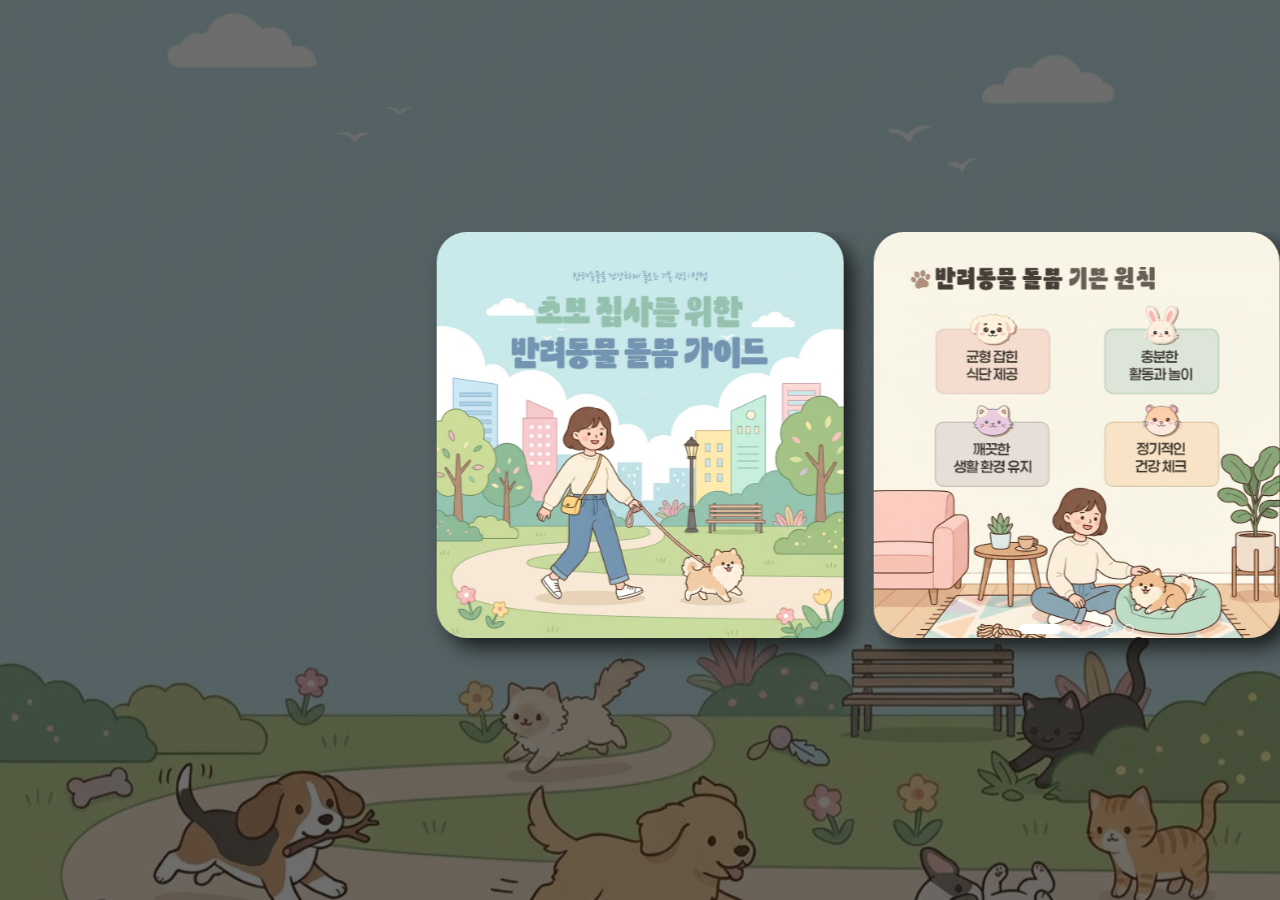
<file: assets/cardnews1/index.html>
<!DOCTYPE html>
<html lang="ko">

<head>
    <meta charset="UTF-8">
    <meta name="viewport" content="width=1360">
    <title>카드뉴스</title>
    <!-- favicon -->
    <link rel="shortcut icon" href="./images/favicon/icons_music.png" type="image/x-icon">
    <!-- css -->
    <link rel="stylesheet" href="css/style.css">
    <!-- Link Swiper's CSS -->
    <link rel="stylesheet" href="https://cdn.jsdelivr.net/npm/swiper@11/swiper-bundle.min.css" />
</head>

<body>
    <div id="wrap">
        <div class="bg">
            <div class="slide">
                <!-- Swiper -->
                <div class="swiper cardnews">
                    <div class="swiper-wrapper">
                        <div class="swiper-slide">
                            <img src="./img/cardnews1.jpg" alt="cardnews">
                        </div>
                        <div class="swiper-slide">
                            <img src="./img/cardnews2.jpg" alt="cardnews">
                        </div>
                        <div class="swiper-slide">
                            <img src="./img/cardnews3.jpg" alt="cardnews">
                        </div>
                        <div class="swiper-slide">
                            <img src="./img/cardnews4.jpg" alt="cardnews">
                        </div>
                        <div class="swiper-slide">
                            <img src="./img/cardnews5.jpg" alt="cardnews">
                        </div>
                        <!-- <div class="swiper-slide">
                            <img src="./images/cardnews/cardnews_6.jpg" alt="cardnews">
                        </div>
                        <div class="swiper-slide">
                            <img src="./images/cardnews/cardnews_7.jpg" alt="cardnews">
                        </div>
                        <div class="swiper-slide">
                            <img src="./images/cardnews/cardnews_8.jpg" alt="cardnews">
                        </div>
                        <div class="swiper-slide">
                            <img src="./images/cardnews/cardnews_9.jpg" alt="cardnews">
                        </div>
                        <div class="swiper-slide">
                            <img src="./images/cardnews/cardnews_10.jpg" alt="cardnews">
                        </div>
                        <div class="swiper-slide">
                            <img src="./images/cardnews/cardnews_11.jpg" alt="cardnews">
                        </div>
                        <div class="swiper-slide">
                            <img src="./images/cardnews/cardnews_12.jpg" alt="cardnews">
                        </div>
                        <div class="swiper-slide">
                            <img src="./images/cardnews/cardnews_13.jpg" alt="cardnews">
                        </div>
                        <div class="swiper-slide">
                            <img src="./images/cardnews/cardnews_14.jpg" alt="cardnews">
                        </div>
                    </div> -->
                    <div class="swiper-pagination"></div>
                </div>
            </div>
        </div>
    </div>

    <!-- Swiper JS -->
    <script src="https://cdn.jsdelivr.net/npm/swiper@11/swiper-bundle.min.js"></script>

    <!-- Initialize Swiper -->
    <script>
        var swiper = new Swiper(".cardnews", {
            slidesPerView: 3,
            spaceBetween: 30,
            centeredSlides: true,
            slideToClickedSlide: true,
            pagination: {
                el: ".swiper-pagination",
                clickable: true,
            },
        });
    </script>

</body>

</html>
</file>
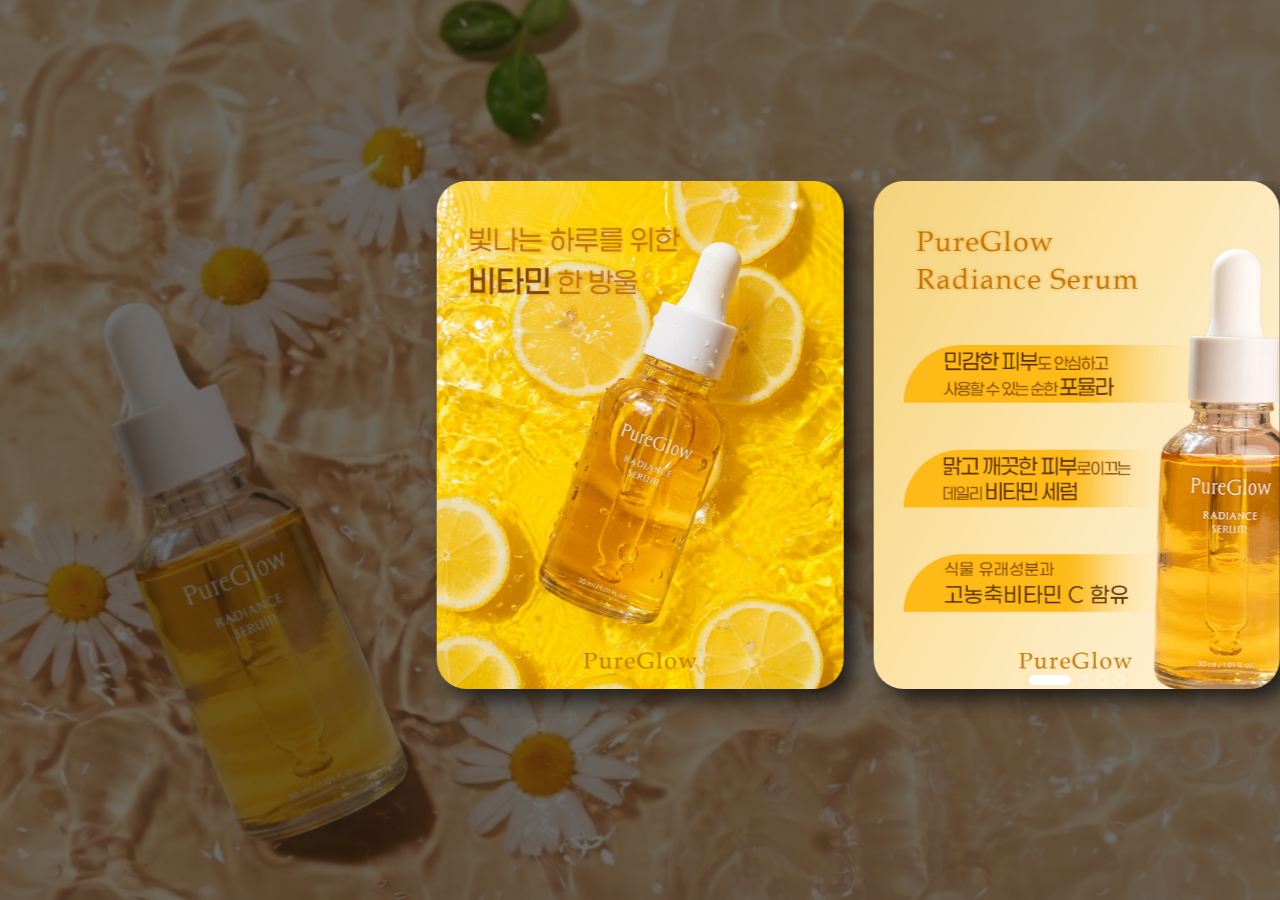
<file: assets/cardnews2/index.html>
<!DOCTYPE html>
<html lang="ko">

<head>
    <meta charset="UTF-8">
    <meta name="viewport" content="width=1360">
    <title>카드뉴스</title>
    <!-- favicon -->
    <link rel="shortcut icon" href="./images/favicon/icons_music.png" type="image/x-icon">
    <!-- css -->
    <link rel="stylesheet" href="css/style.css">
    <!-- Link Swiper's CSS -->
    <link rel="stylesheet" href="https://cdn.jsdelivr.net/npm/swiper@11/swiper-bundle.min.css" />
</head>

<body>
    <div id="wrap">
        <div class="bg">
            <div class="slide">
                <!-- Swiper -->
                <div class="swiper cardnews">
                    <div class="swiper-wrapper">
                        <div class="swiper-slide">
                            <img src="./img/1.jpg" alt="cardnews">
                        </div>
                        <div class="swiper-slide">
                            <img src="./img/2.jpg" alt="cardnews">
                        </div>
                        <div class="swiper-slide">
                            <img src="./img/3.jpg" alt="cardnews">
                        </div>
                        <div class="swiper-slide">
                            <img src="./img/4.jpg" alt="cardnews">
                        </div>
                        <!-- <div class="swiper-slide">
                            <img src="./img/cardnews5.jpg" alt="cardnews">
                        </div> -->
                        <!-- <div class="swiper-slide">
                            <img src="./images/cardnews/cardnews_6.jpg" alt="cardnews">
                        </div>
                        <div class="swiper-slide">
                            <img src="./images/cardnews/cardnews_7.jpg" alt="cardnews">
                        </div>
                        <div class="swiper-slide">
                            <img src="./images/cardnews/cardnews_8.jpg" alt="cardnews">
                        </div>
                        <div class="swiper-slide">
                            <img src="./images/cardnews/cardnews_9.jpg" alt="cardnews">
                        </div>
                        <div class="swiper-slide">
                            <img src="./images/cardnews/cardnews_10.jpg" alt="cardnews">
                        </div>
                        <div class="swiper-slide">
                            <img src="./images/cardnews/cardnews_11.jpg" alt="cardnews">
                        </div>
                        <div class="swiper-slide">
                            <img src="./images/cardnews/cardnews_12.jpg" alt="cardnews">
                        </div>
                        <div class="swiper-slide">
                            <img src="./images/cardnews/cardnews_13.jpg" alt="cardnews">
                        </div>
                        <div class="swiper-slide">
                            <img src="./images/cardnews/cardnews_14.jpg" alt="cardnews">
                        </div>
                    </div> -->
                    <div class="swiper-pagination"></div>
                </div>
            </div>
        </div>
    </div>

    <!-- Swiper JS -->
    <script src="https://cdn.jsdelivr.net/npm/swiper@11/swiper-bundle.min.js"></script>

    <!-- Initialize Swiper -->
    <script>
        var swiper = new Swiper(".cardnews", {
            slidesPerView: 3,
            spaceBetween: 30,
            centeredSlides: true,
            slideToClickedSlide: true,
            pagination: {
                el: ".swiper-pagination",
                clickable: true,
            },
        });
    </script>

</body>

</html>
</file>
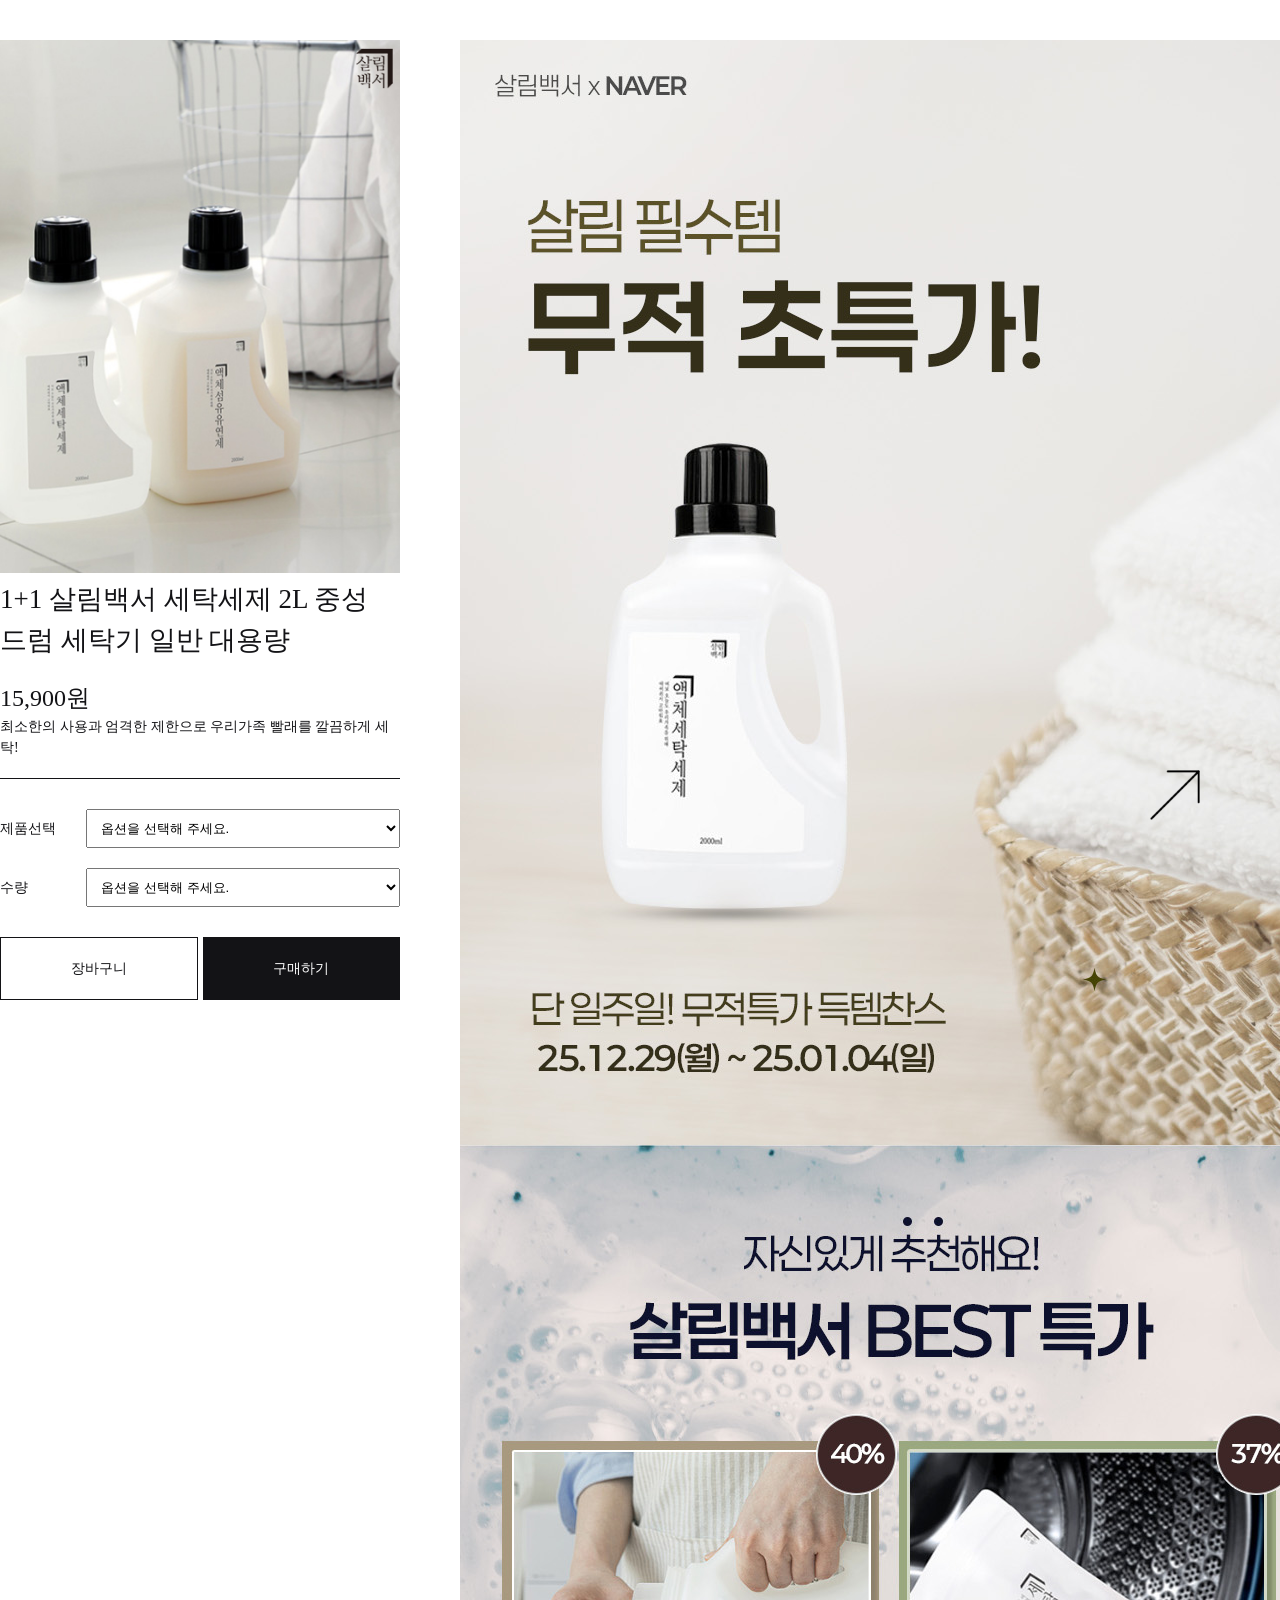
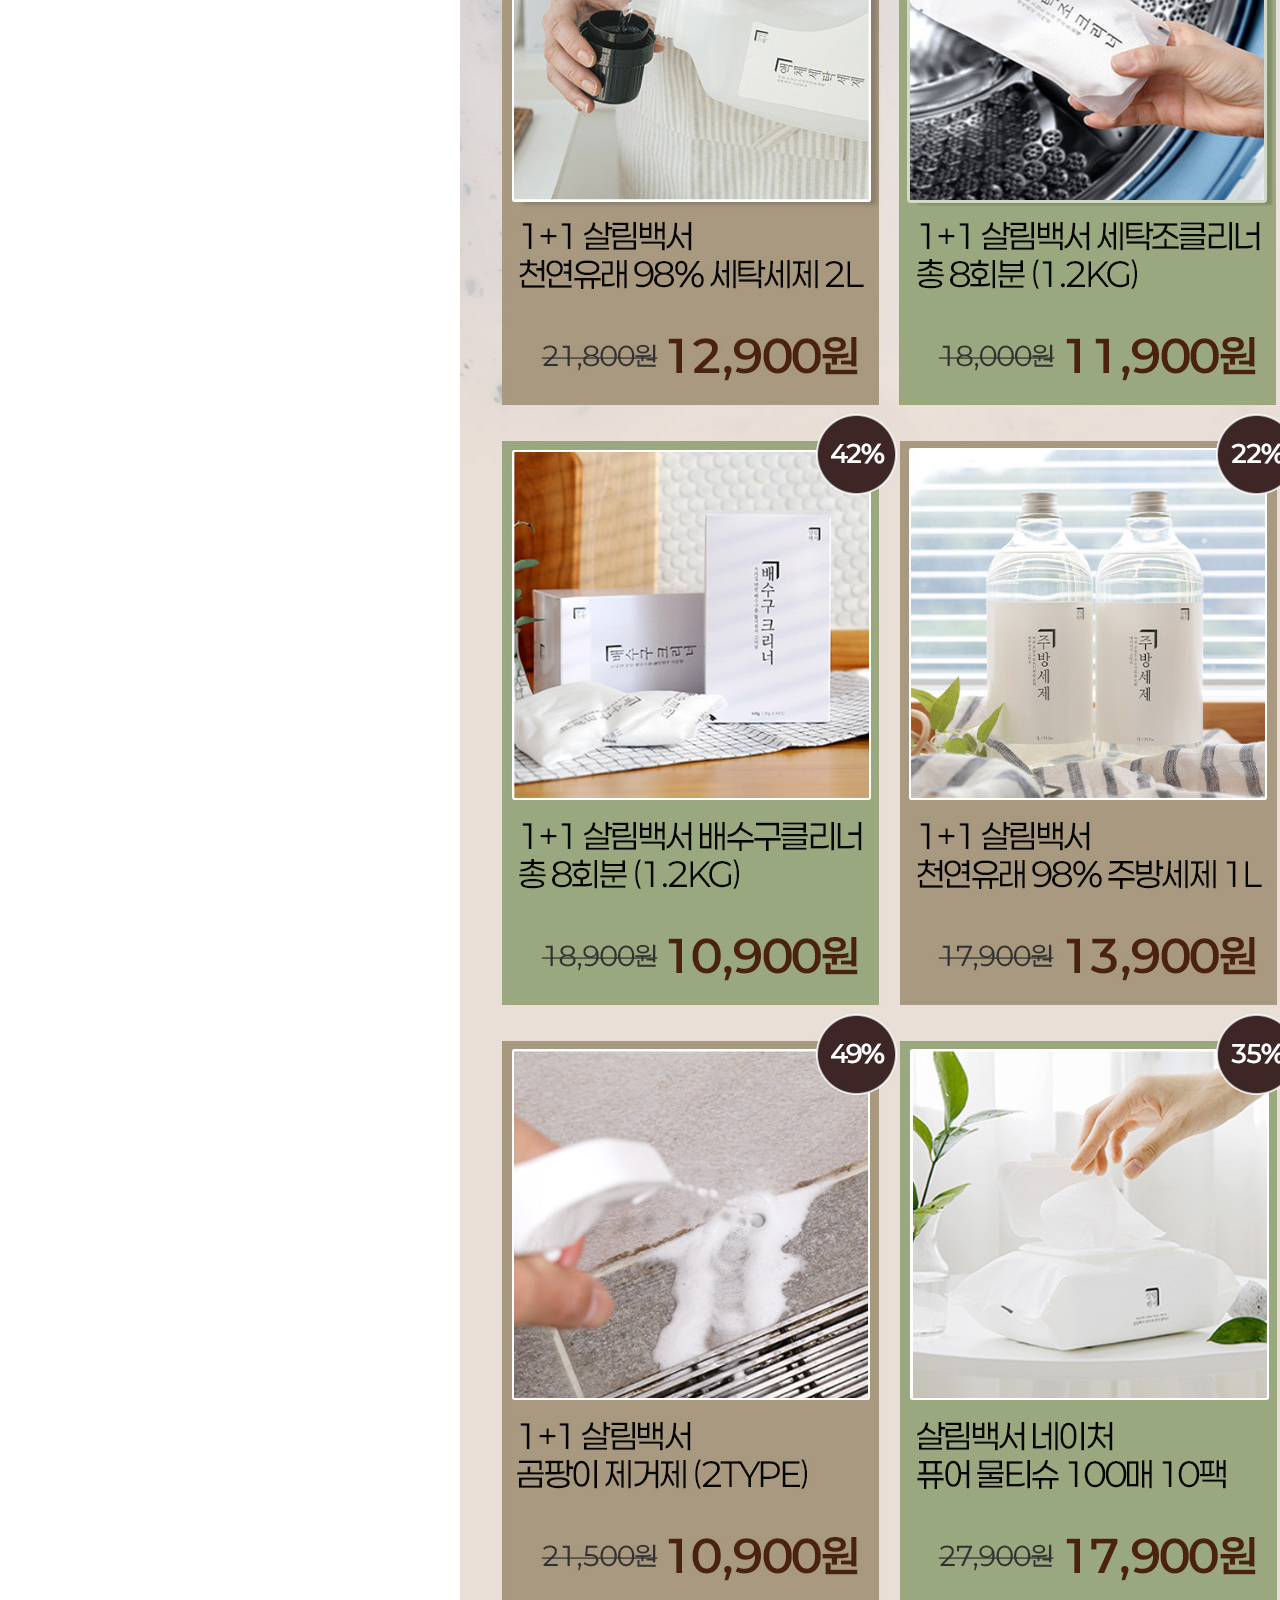
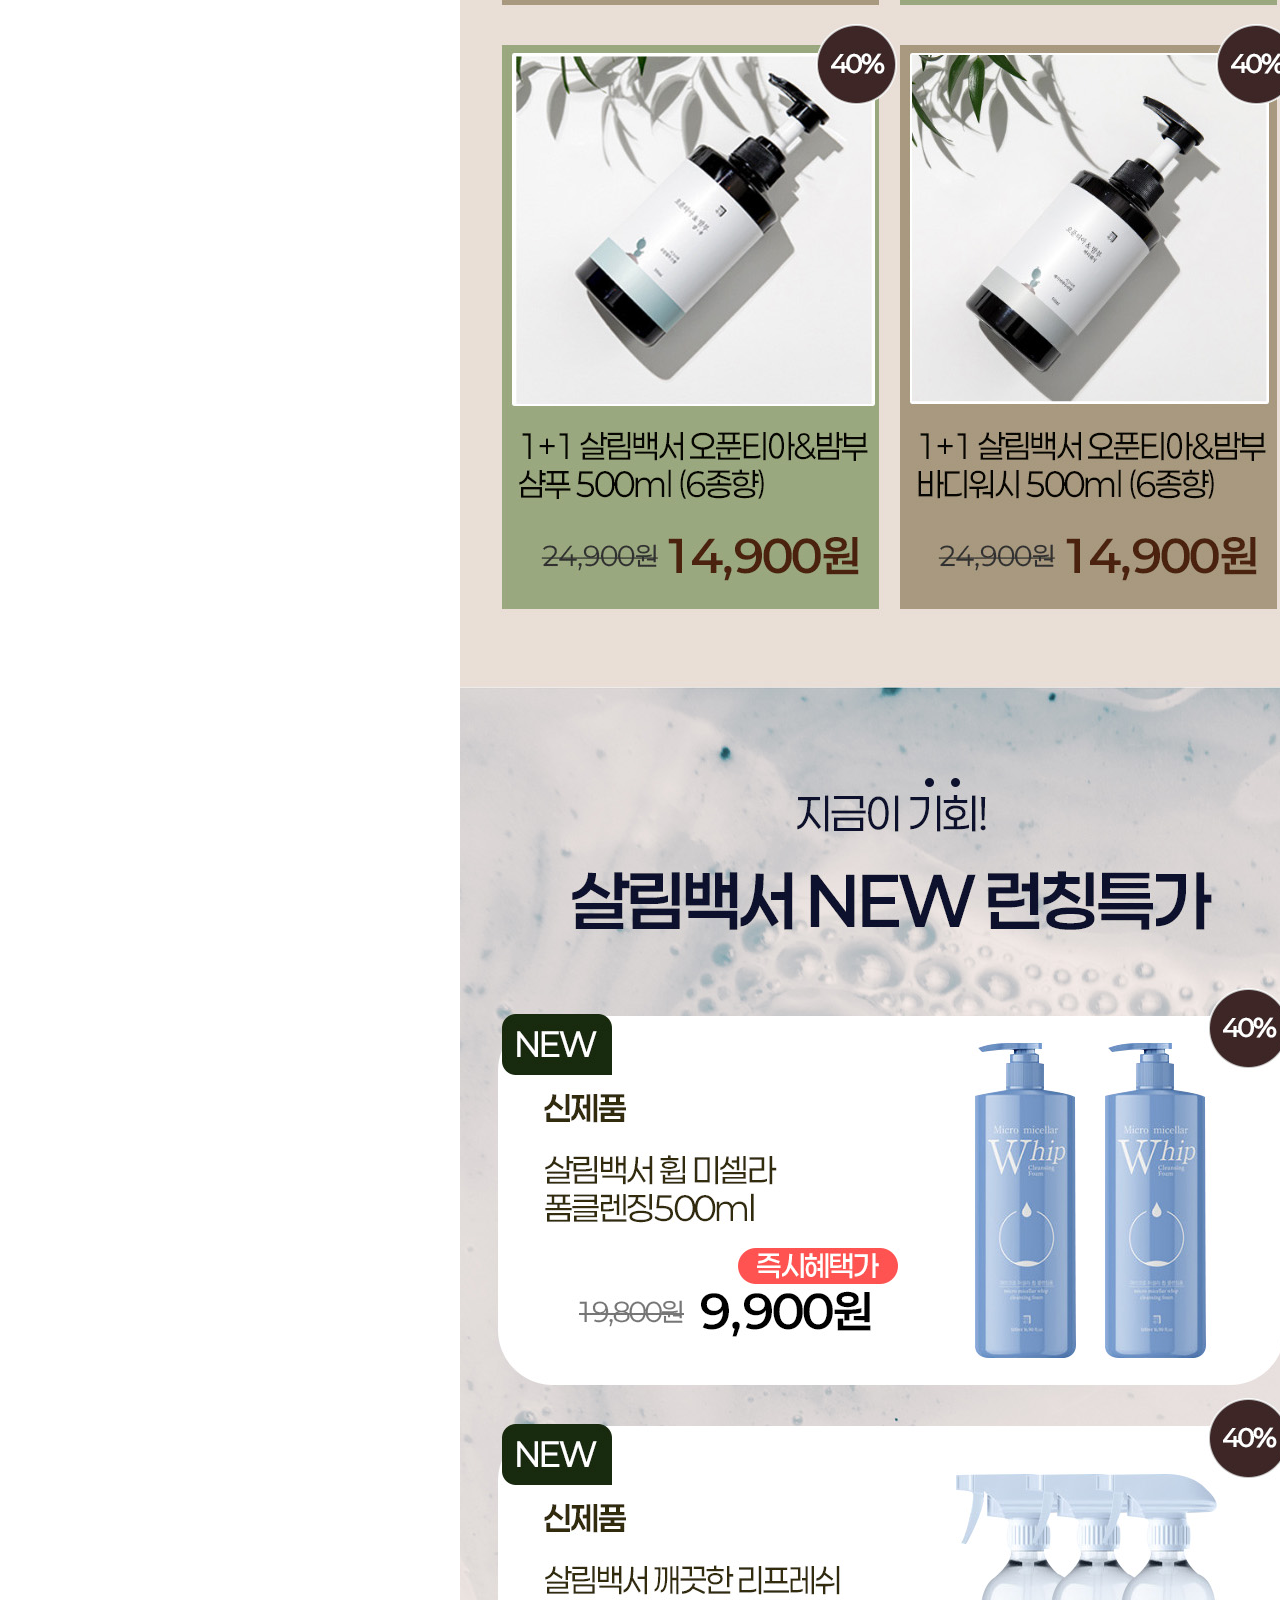
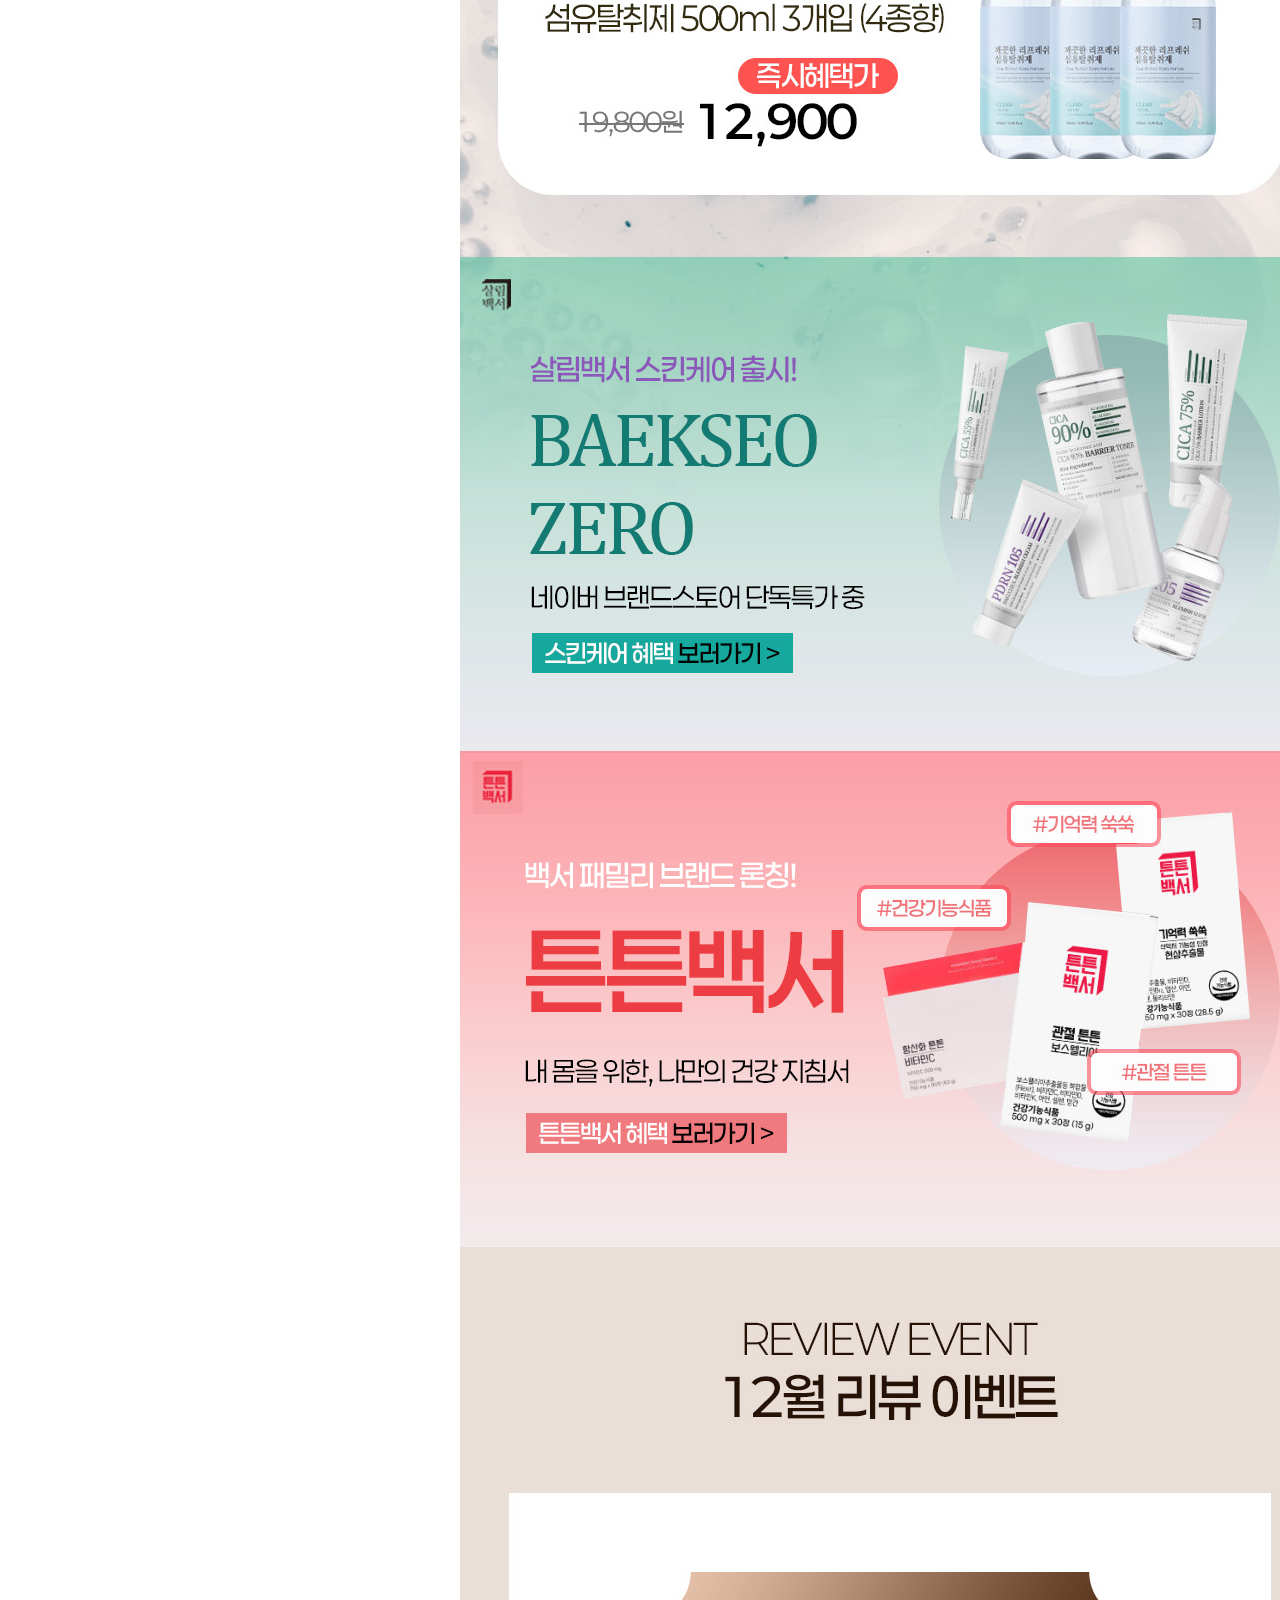
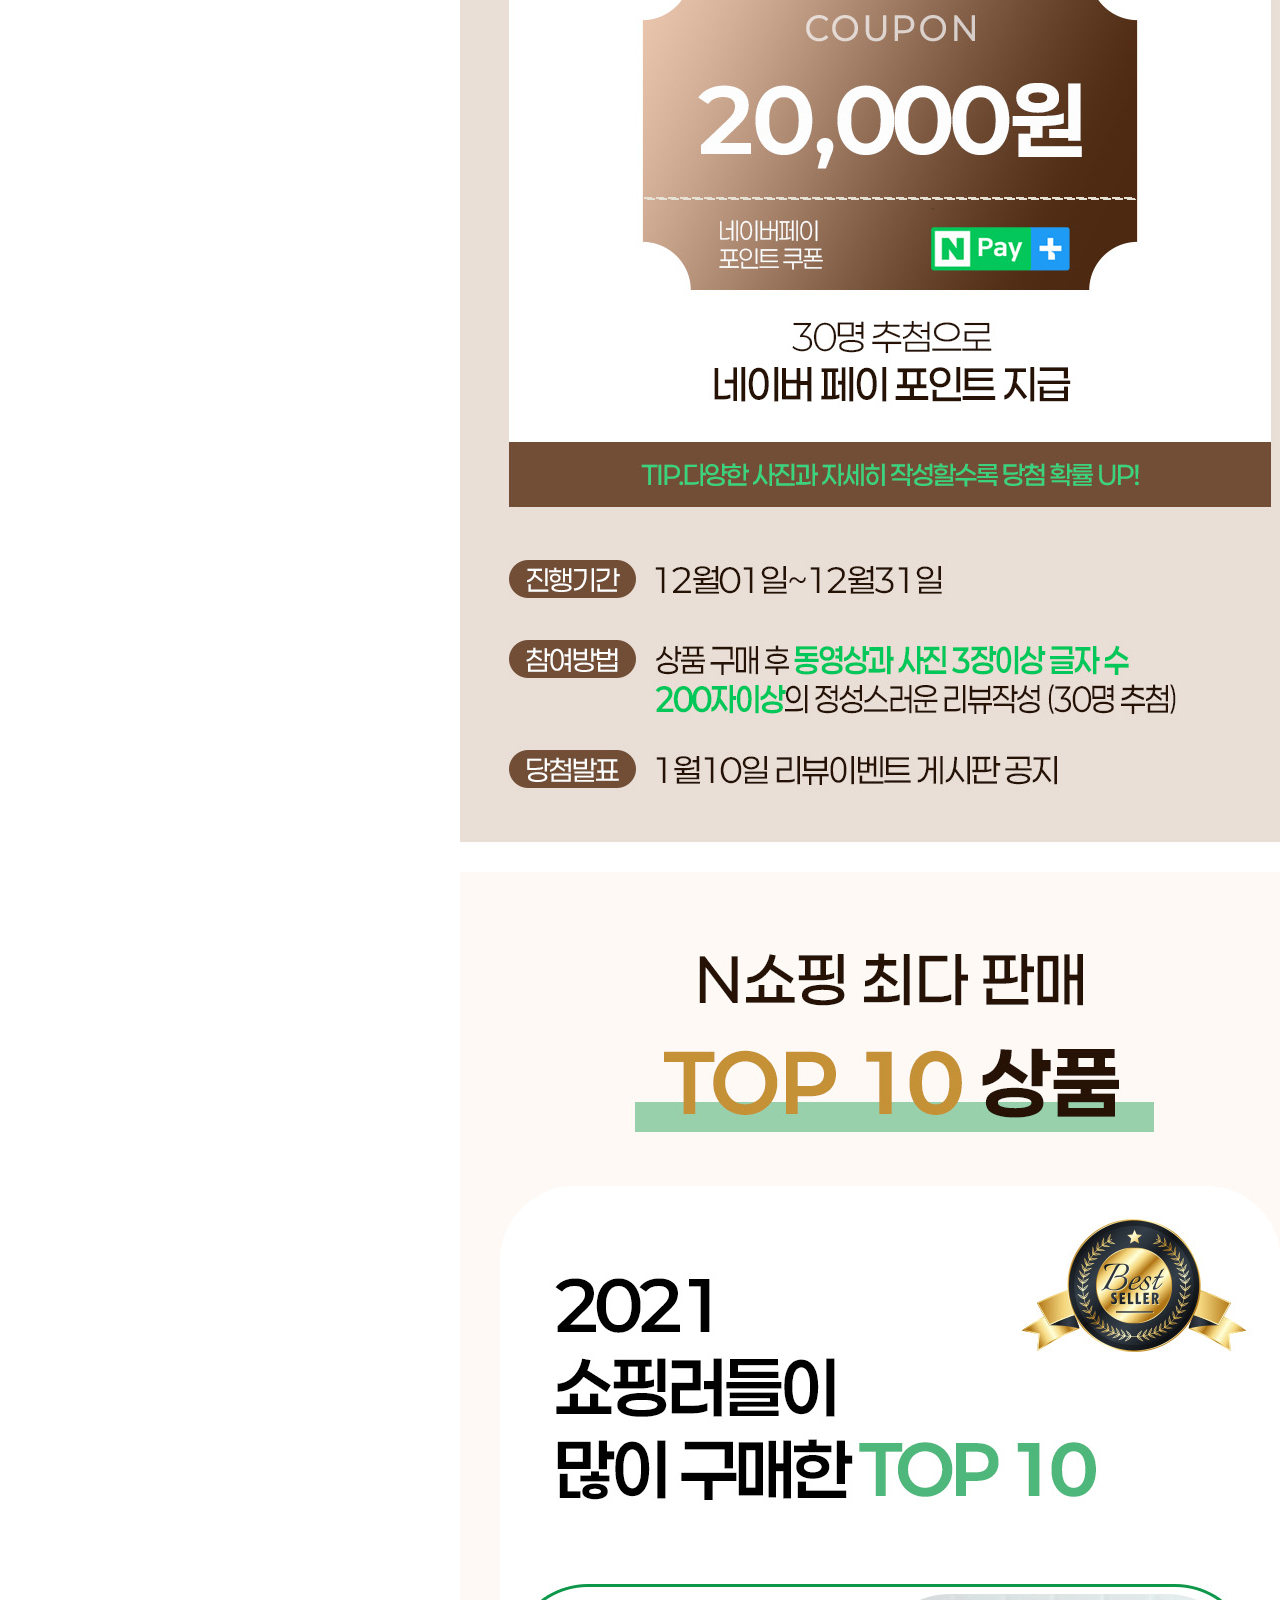
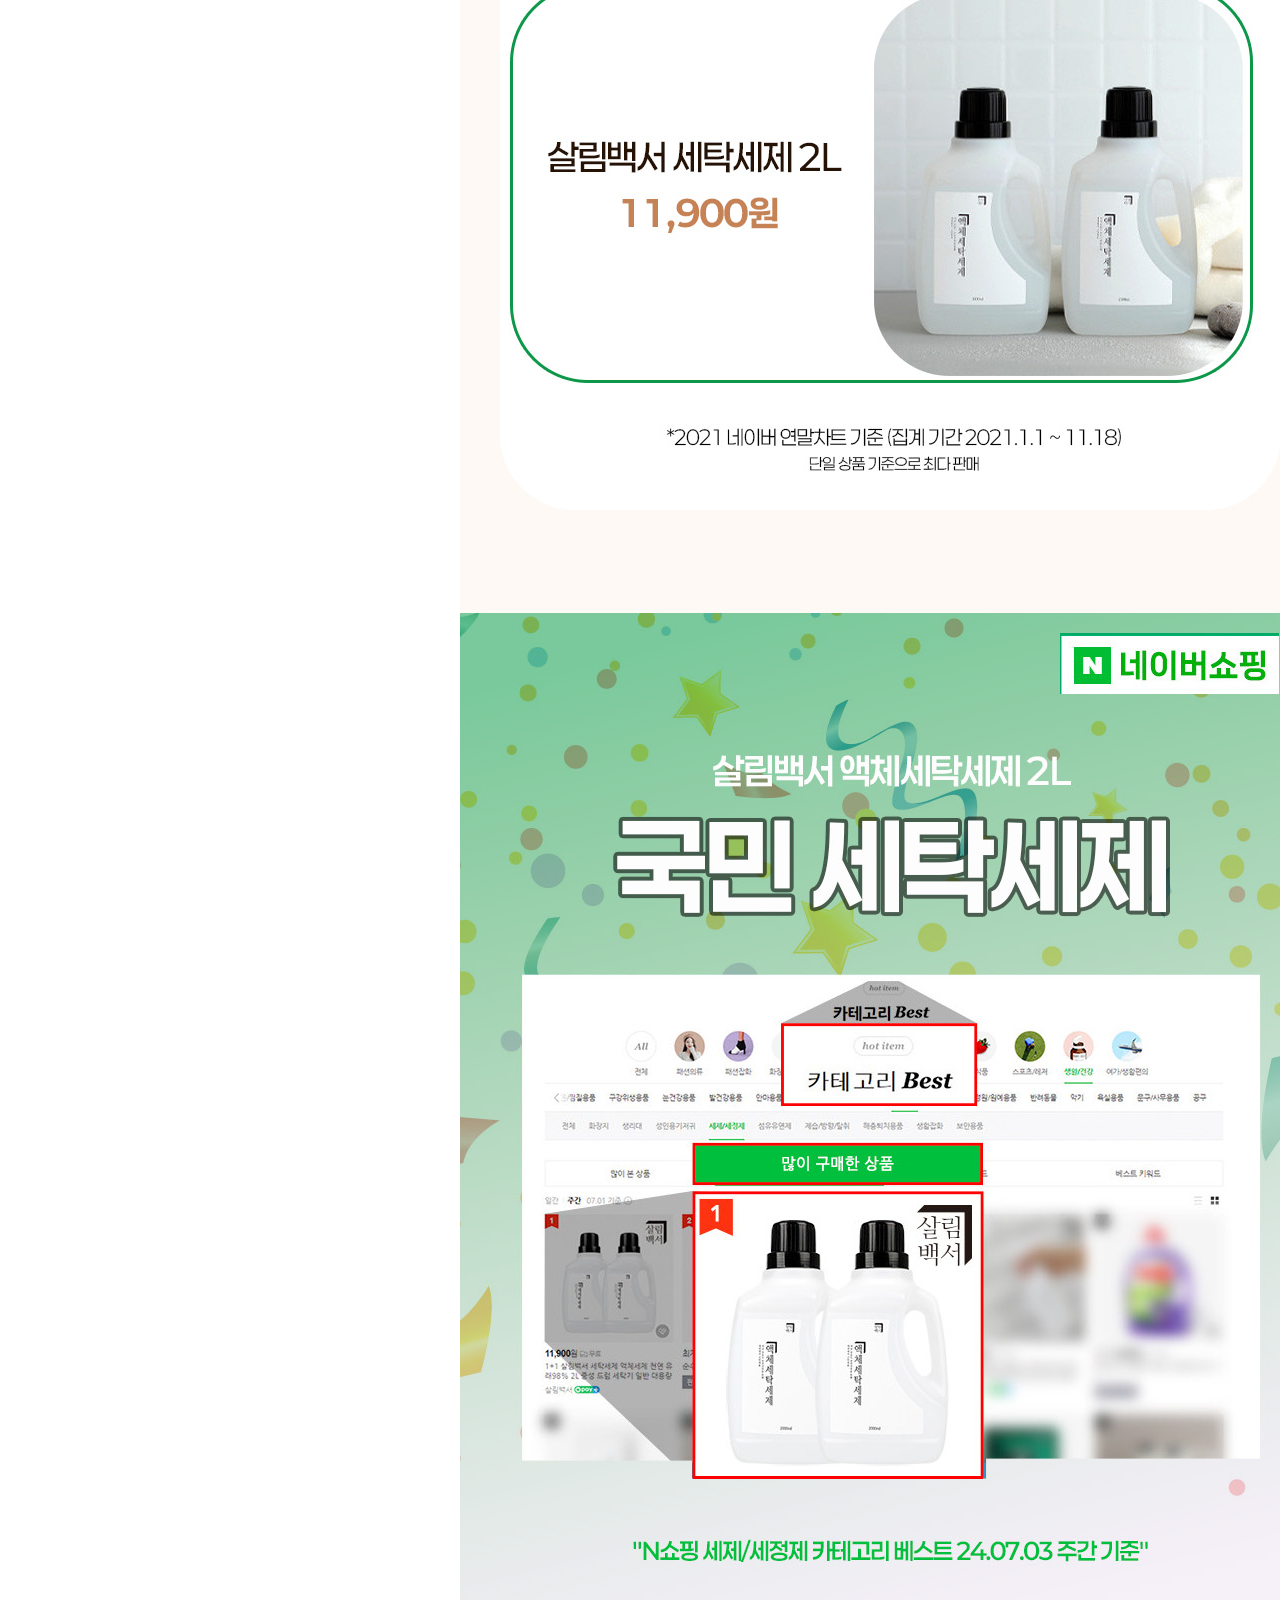
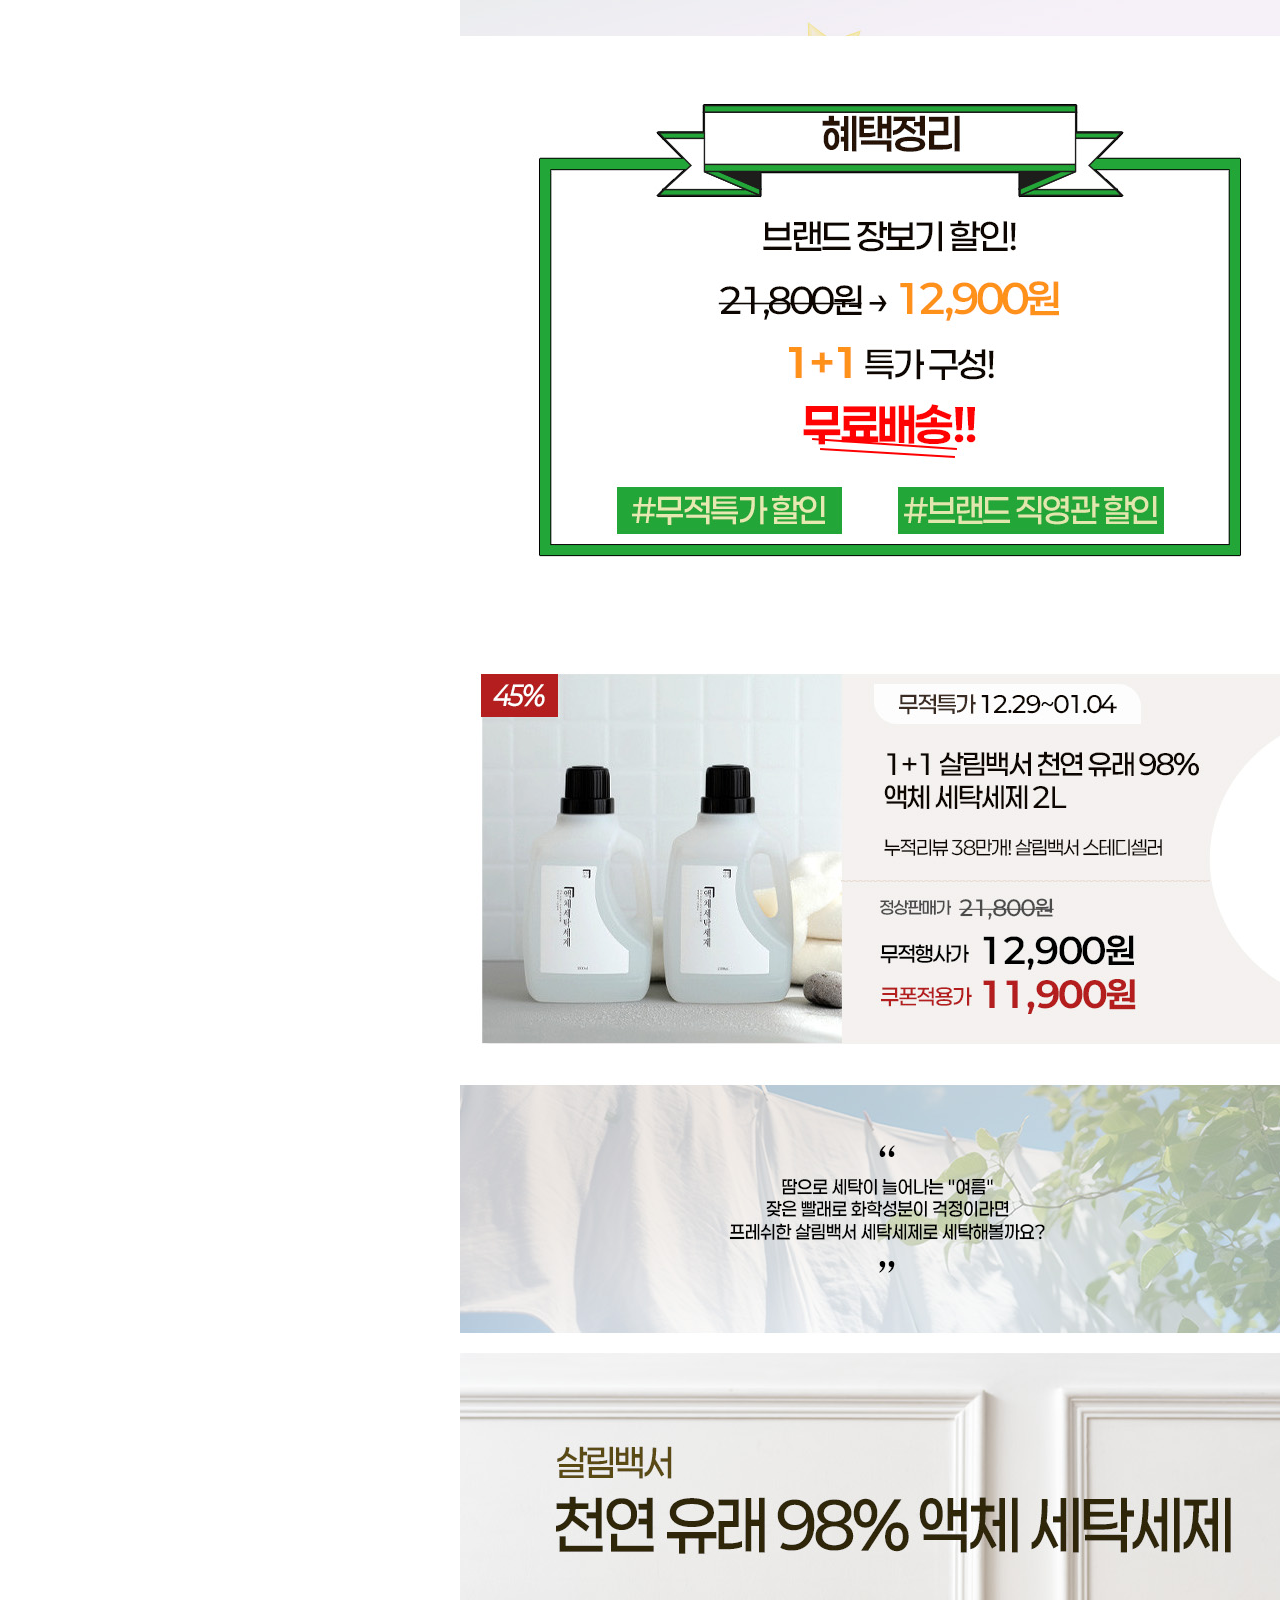
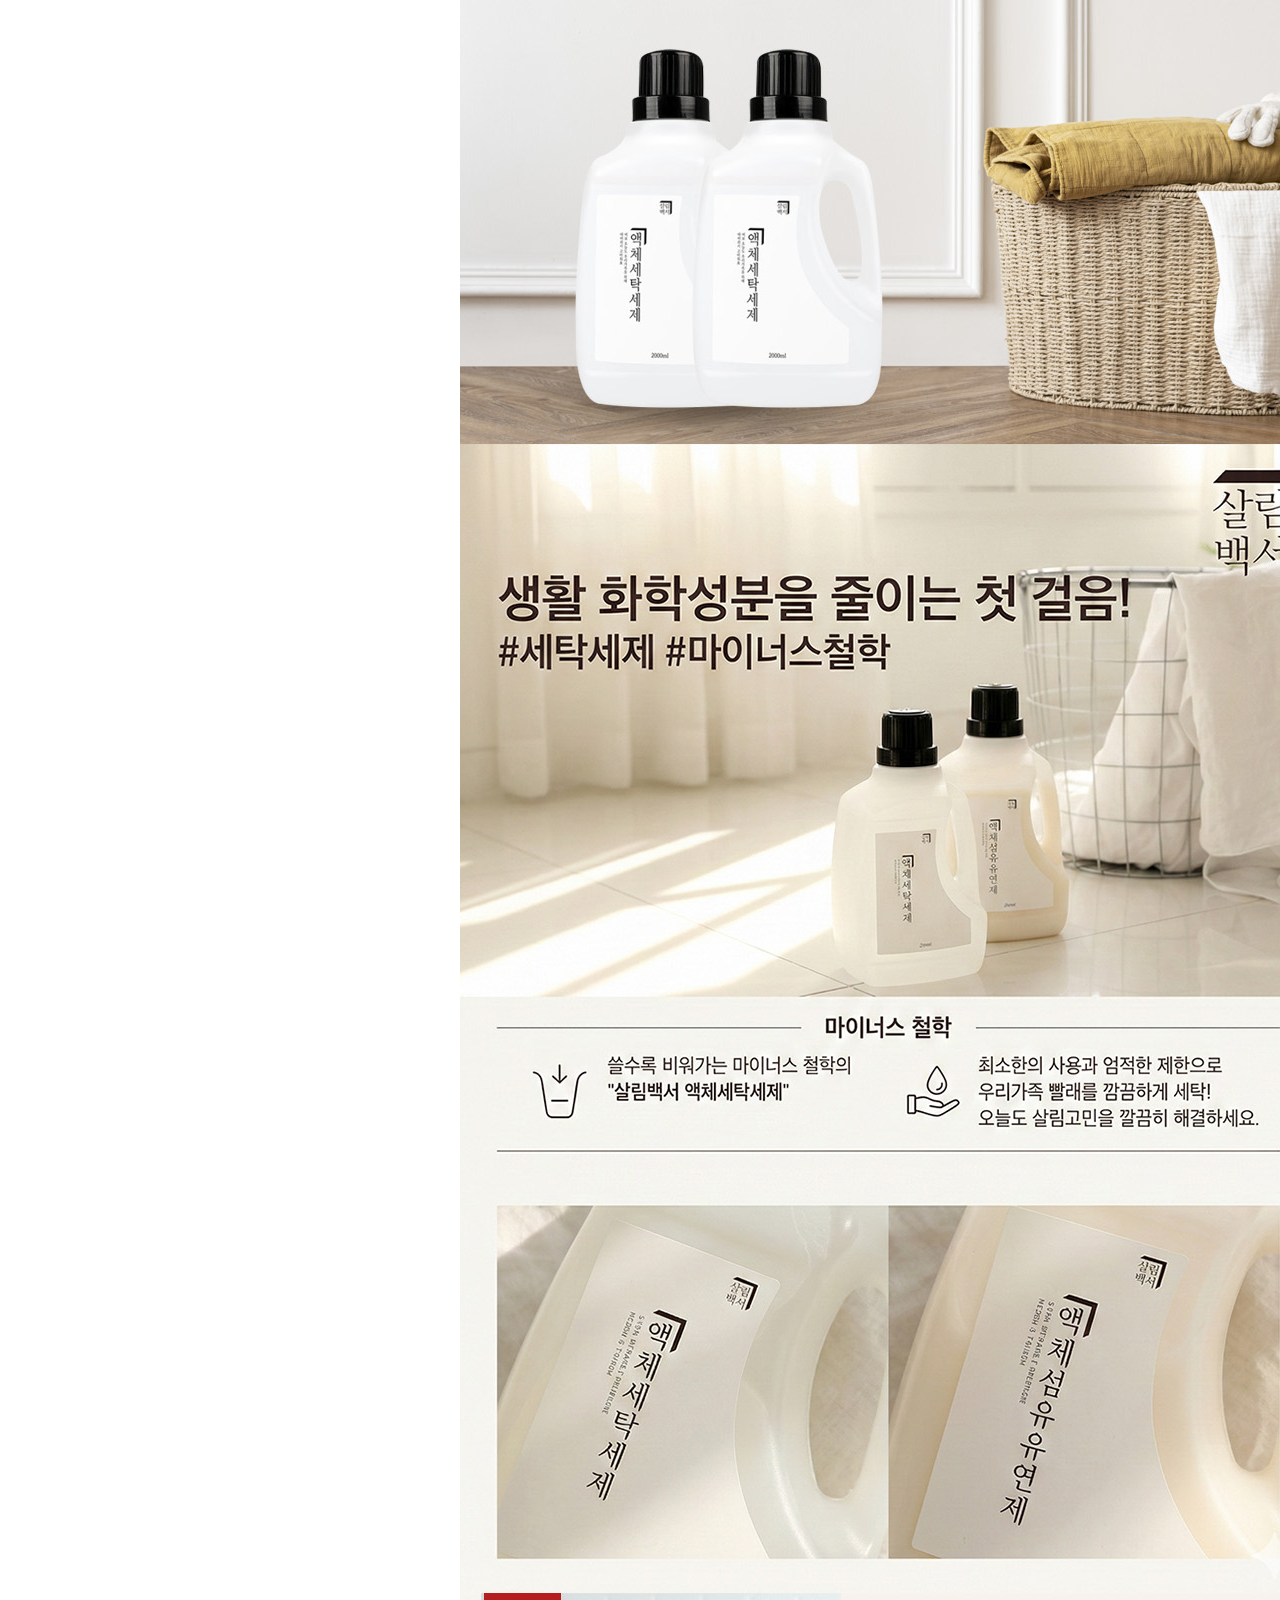
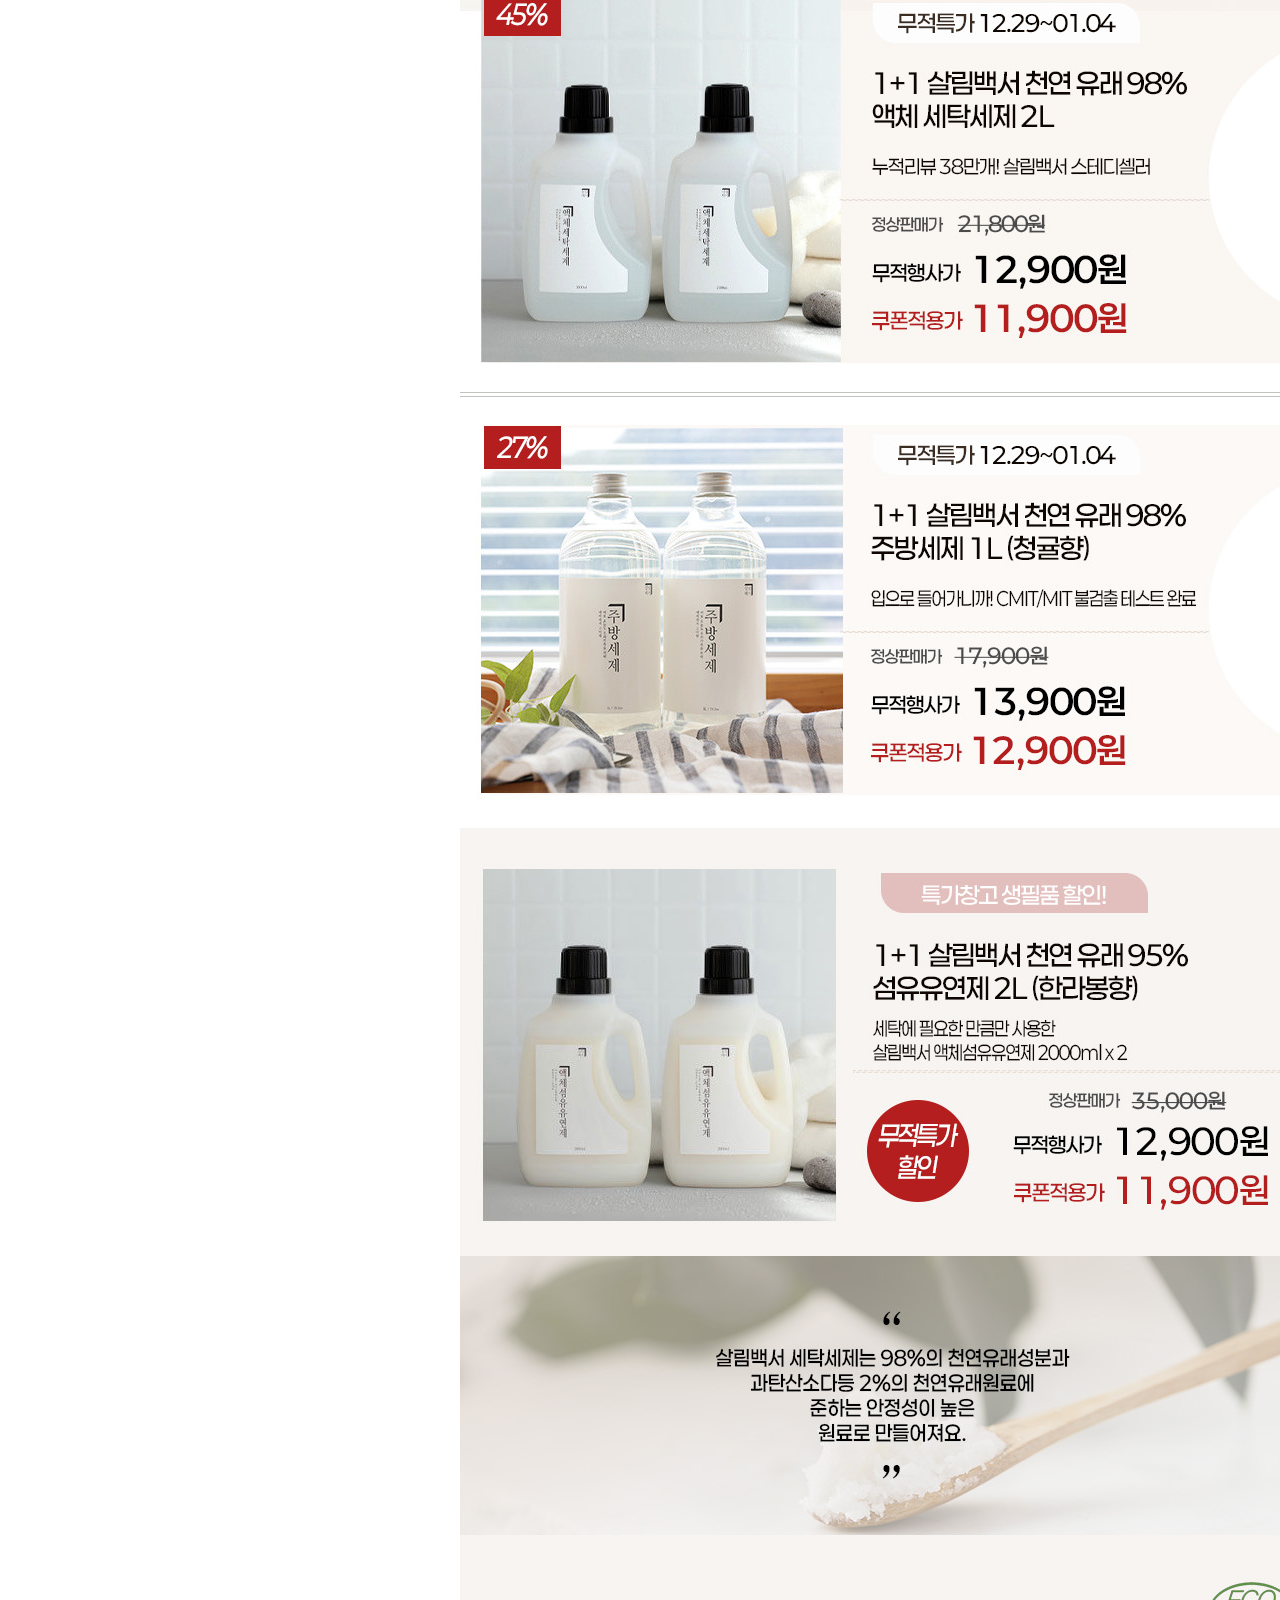
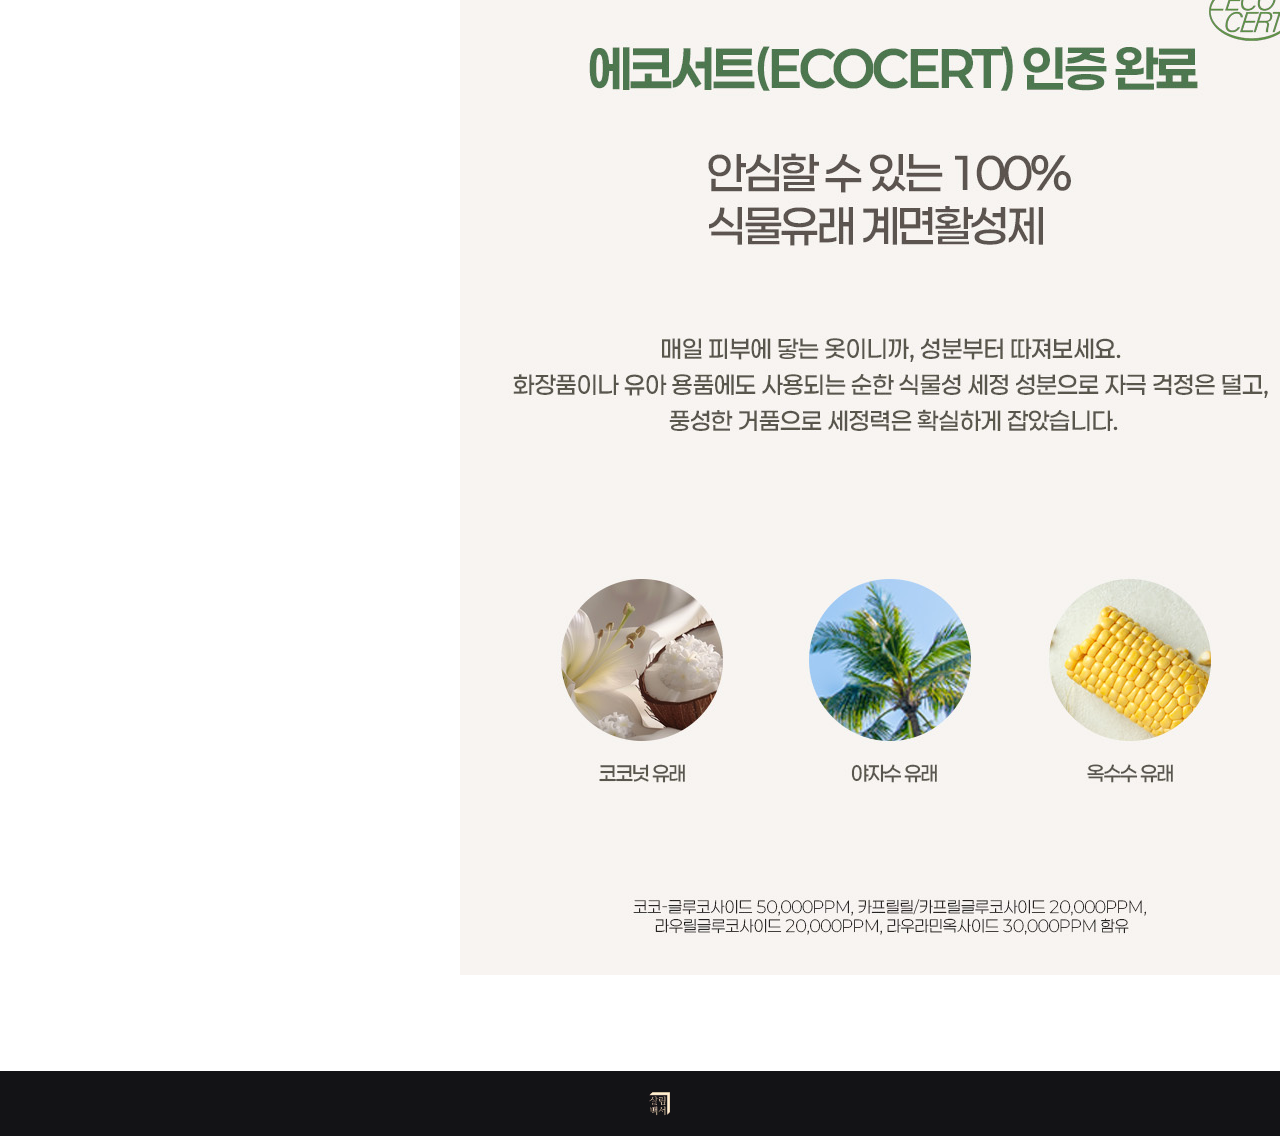
<file: assets/detailpage/index.html>
<!DOCTYPE html>
<html lang="ko">

<head>
    <meta charset="UTF-8">
    <meta name="viewport" content="width=1400">
    <title>살림백서 세탁세제</title>
   <link rel="icon" type="image/png" sizes="32x32" href="./images/favicon.png">

    <link rel="stylesheet" href="./detail_02.css">
</head>

<body>
    <header>
        <!-- <a href="#">
            <img src="./images/logo.png" alt="로고" class="logo">
        </a> -->
    </header>

    <!-- 중앙 전체 -->
    <div class="wrap">
        <!-- 상품 주문창 -->
        <div id="product">
            <div class="img">
                <img src="./images/main4.jpg" alt="product">
            </div>
            <div class="right">
                <div class="border">
                    <h1>1+1 살림백서 세탁세제 2L 중성 드럼 세탁기 일반 대용량</h1>
                    <h2>15,900원</h2>

                    <p>최소한의 사용과 엄격한 제한으로 우리가족 빨래를 깔끔하게 세탁!
                    </p>
                </div>
                <table class="selectbox">
                    <tr>
                        <th>제품선택</th>
                        <td>
                            <select name="option">
                                <option value="*">옵션을 선택해 주세요.</option>
                                <option value="103">01_살림백서 세탁세제 2L</option>
                                <option value="305">02_살림백서 섬유유연제 2L</option>
                            </select>
                        </td>
                    </tr>
                    <tr>
                        <th>수량</th>
                        <td>
                            <select name="number">
                                <option value="*">옵션을 선택해 주세요.</option>
                                <option value="1">1</option>
                                <option value="2">2</option>
                                <option value="3">3</option>
                                <option value="4">4</option>
                                <option value="5">5</option>
                            </select>
                        </td>
                    </tr>
                </table>
                <ul class="order">
                    <li><a href="#">장바구니</a></li>
                    <li><a href="#">구매하기</a></li>
                </ul>
            </div>
        </div>

        <div class="detail_wrap">
            <!-- 상세페이지 -->
            <div class="main">
                <img src="./images/detailpage2.jpg" alt="page1">
                <!-- <img src="./images/page2.jpg" alt="page2">
                <img src="./images/page3.jpg" alt="page3">
                <img src="./images/page4.jpg" alt="page4">
                <img src="./images/page5.jpg" alt="page5">
                <img src="./images/page6.jpg" alt="page6">
                <img src="./images/page7.jpg" alt="page7"> -->
            </div>

            <!-- 제품 정보 -->
            <!-- <div class="info">
                <h1>제품 세부 정보</h1>

                <h2>진성분</h2>
                <p>다이메티콘, 다이메티콘/비닐다이메티콘크로스폴리머, 사이클로펜타실록세인, 사이클로헥사실록세인, 향료, 1,2-헥산다이올, 다이메티콘올, 트라이실록세인, 정제수, 로즈힙열매오일,
                    시트로넬올, 하이드록시시트로넬알, 녹차꽃추출물, 사이클로덱스트린</p>

                <h2>제품 정보</h2>
                <p>제품명 : 메미니 솔리드 퍼퓸</p>
                <p>용량 : 30ml / 1.01fl.oz.</p>
                <p>제품 주요 사양 : 모든 피부</p>
                <p>화장품 책임판매업자 : (주)일레븐코퍼레이션 / 서울특별시 중구 남대문료 78, 5층(명동1가)</p>
                <p>화장품 제조업자 : 제품 내 별도표기</p>
                <p>제조국 : 대한민국</p>
                <p>제품유지기간 : 개봉일로부터 6개월</p>
                <p>제조번호 및 사용기한 : 최소 2025년 10월 18일 이후까지인 상품만을 취급</p>

                <h2>사용 방법</h2>
                <p>취향에 맞게 적당량을 덜어 손목, 쇄골, 목 등 맥박이 뛰는 부위에 발라주세요.</p>
                <p>* 캡 오픈 시 내용물이 흘러나올 수 있으니 유의하세요.</p>
                <p>* 튜브 개봉 시 동봉된 핀을 사용해 주세요. 핀이 날카로우므로 주의하여 개봉해 주세요.</p>
                <p>용기 특성상 내용물이 흘러나올 수 있습니다.</p>

                <h2>사용할 때의 주의사항</h2>
                <ol>
                    <li>화장품 사용 시 또는 사용 후 직사광선에 의하여 사용부위가 붉은 반점, 부어오름 또는 가려움증 등의 이상 증상이나 부작용이 있는 경우에는 전문의 등과 상담할 것</li>
                    <li>상처가 있는 부위 등에는 사용을 자제할 것</li>
                    <li>보관 및 취급 시 주의사항
                        <ol class="ol_in">
                            <li>어린이의 손이 닿지 않는 곳에 보관할 것</li>
                            <li>직사광선을 피해서 보관할 것</li>
                        </ol>
                    </li>
                </ol>
            </div> -->
        </div>
    </div>

    <!-- 푸터 -->
    <div class="footer">
        <img src="./images/logo.png" alt="로고">
    </div>

    <!-- 탑버튼 -->
    <a href="#" class="top_btn">
        <img src="./images/top.png" alt="탑 버튼">
    </a>

</body>

</html>
</file>
<file: assets/cardnews1/css/style.css>
@charset "utf-8";

html,
body,
div,
span,
iframe,
h1,
h2,
h3,
h4,
h5,
h6,
p,
blockquote,
pre,
a,
em,
img,
small,
strong,
b,
dl,
dt,
dd,
ol,
ul,
li,
fieldset,
form,
label,
legend,
table,
caption,
tr,
th,
td,
article,
aside,
footer,
header,
nav,
section,
summary,
video,
* {
    padding: 0;
    margin: 0;
}

ul,
ol {
    list-style: none;
}

a {
    text-decoration: none;
    color: inherit;
}

html {
    /* Prevent font scaling in landscape */

    -webkit-text-size-adjust: none;
    /*Chrome, Safari, newer versions of Opera*/

    -moz-text-size-adjust: none;
    /*Firefox*/

    -ms-text-size-adjust: none;
    /*Ie*/

    -o-text-size-adjust: none;
    /*old versions of Opera*/
}

#wrap {
    min-width: 1000px;
    height: 100vh;
    background-repeat: no-repeat;
    background-image: url(../img/bg.png);
    background-position: center;
    background-size: cover;
}

.bg {
    width: 100%;
    height: 100%;
    display: flex;
    justify-content: center;
    align-items: center;
    background-color: rgba(14, 14, 14, 0.6);
}

.slide {
    width: 100%;
    height: auto;
}

.swiper {
    width: 100%;
    height: 100%;
    padding-bottom: 30px !important;
    position: relative;
}

.swiper-slide {
    text-align: center;
    font-size: 18px;
    background: #fff;
    display: flex;
    justify-content: center;
    align-items: center;
    border-radius: 40px;
    filter: drop-shadow(10px 10px 10px rgba(14, 14, 14, 0.8));
}

.swiper-slide img {
    display: block;
    width: 100%;
    height: 100%;
    object-fit: cover;
    border-radius: 30px;
}

.swiper-pagination {
    position: absolute;
    bottom: 0px !important;
}

.swiper-pagination-bullet {
    opacity: 1 !important;
    background: transparent !important;
    border: 1px solid #fff !important;
}

.swiper-pagination-bullet-active {
    background: #fff !important;
    width: 40px !important;
    border-radius: 15px !important;
    transition: all 0.5s;
}
</file>
<file: assets/cardnews2/css/style.css>
@charset "utf-8";

html,
body,
div,
span,
iframe,
h1,
h2,
h3,
h4,
h5,
h6,
p,
blockquote,
pre,
a,
em,
img,
small,
strong,
b,
dl,
dt,
dd,
ol,
ul,
li,
fieldset,
form,
label,
legend,
table,
caption,
tr,
th,
td,
article,
aside,
footer,
header,
nav,
section,
summary,
video,
* {
    padding: 0;
    margin: 0;
}

ul,
ol {
    list-style: none;
}

a {
    text-decoration: none;
    color: inherit;
}

html {
    /* Prevent font scaling in landscape */

    -webkit-text-size-adjust: none;
    /*Chrome, Safari, newer versions of Opera*/

    -moz-text-size-adjust: none;
    /*Firefox*/

    -ms-text-size-adjust: none;
    /*Ie*/

    -o-text-size-adjust: none;
    /*old versions of Opera*/
}

#wrap {
    min-width: 1000px;
    height: 100vh;
    background-repeat: no-repeat;
    background-image: url(../img/bg.png);
    background-position: center;
    background-size: cover;
}

.bg {
    width: 100%;
    height: 100%;
    display: flex;
    justify-content: center;
    align-items: center;
    background-color: rgba(14, 14, 14, 0.6);
}

.slide {
    width: 100%;
    height: auto;
}

.swiper {
    width: 100%;
    height: 100%;
    padding-bottom: 30px !important;
    position: relative;
}

.swiper-slide {
    text-align: center;
    font-size: 18px;
    background: #fff;
    display: flex;
    justify-content: center;
    align-items: center;
    border-radius: 40px;
    filter: drop-shadow(10px 10px 10px rgba(14, 14, 14, 0.8));
}

.swiper-slide img {
    display: block;
    width: 100%;
    height: 100%;
    object-fit: cover;
    border-radius: 30px;
}

.swiper-pagination {
    position: absolute;
    bottom: 0px !important;
}

.swiper-pagination-bullet {
    opacity: 1 !important;
    background: transparent !important;
    border: 1px solid #fff !important;
}

.swiper-pagination-bullet-active {
    background: #fff !important;
    width: 40px !important;
    border-radius: 15px !important;
    transition: all 0.5s;
}
</file>
<file: assets/detailpage/detail_02.css>
@charset "UTF-8";

/* font */
@import url('https://spoqa.github.io/spoqa-han-sans/css/SpoqaHanSansNeo.css');

html{
	scroll-behavior: smooth;
}

* {
	padding: 0;
	margin: 0;
}

body {
	font-family: 'Spoqa Han Sans Neo', 'sans-serif';
	font-size: 14px;
	line-height: 1.5;
	color: #131316;
	min-width: 1320px;
}

ul {
	list-style: none;
}

a {
	text-decoration: none;
}

/* header */
header{
	width: 100%;
	background-color: rgba(255, 255, 255, 0.3);
	padding: 20px 0;
	display: flex;
	justify-content: center;
}


/* 중앙 전체 */
.wrap{
    width: 1320px;
    margin: 0 auto 90px;
    display: flex;
    justify-content: space-between;
	align-items: flex-start;
}


/* 상품 주문창 */
#product {
	width: 400px;
	position: -webkit-sticky;
	position: sticky;
	top: 0;
}
#product img{
	width: 400px;
	height: auto;
}
.right h1 {
	font-weight: 500;
	font-size: 27px;
}

.right h2 {
	font-size: 24px;
	font-weight: 500;
	margin-top: 20px;
}

.right h3 {
	font-size: 16px;
	font-weight: 500;
	margin-top: 30px;
}

.right dl {
	margin: 10px 5px;
}

.right dt {
	padding-bottom: 5px;
}

.border {
	border-bottom: 1.5px solid #131316;
	padding-bottom: 20px;
}

.selectbox{
	margin: 20px 0;
	border-collapse: collapse;
	width: 100%;
}
.selectbox th{
	text-align: left;
	font-weight: 400;
}
.selectbox th, .selectbox td{
	padding: 10px 0;
}
.selectbox select{
	outline: none;
	width: 100%;
	padding: 10px;
}

.order {
	display: flex;
	justify-content: space-between;
	gap: 5px;
}

.order li{
	flex: 1;
	text-align: center;
}

.order li a {
	border: 1px #131316 solid;
	color: #131316;
	display: block;
	padding: 20px 0;
}

.order li:nth-child(2) a {
	background-color: #131316;
	color: #fff;
}

.order li a:hover {
	background-color: rgba(19, 19, 22, 0.5);
	color: #fff;
}


/* 상세페이지 */
.detail_wrap {
	width: 860px;
}


/* 제품 정보 */
.info{
    padding: 20px 20px 0;
}
.info h1 {
    font-size: 25px;
    font-weight: 400;
}
.info h2 {
    font-weight: 500;
    font-size: 20px;
	padding: 35px 0 8px;
	border-bottom: 1px solid #131316bf;
	margin-bottom: 14px;
}
.info ol{
	list-style: decimal inside;
}

.info .ol_in{
	padding-left: 20px;
	list-style: circle inside;
}


/* 푸터 */
.footer {
	background-color: #131316;
	padding: 20px 0;
}
.footer img{
	display: block;
	margin: auto;
	width: 100px;
	filter: brightness(10);
}


/* 탑 버튼 */
.top_btn{
	position: fixed;
	right: 80px;
	bottom: 80px;
	z-index: 99;
}
.top_btn img{
	display: block;
	width: 50px;
}
</file>
